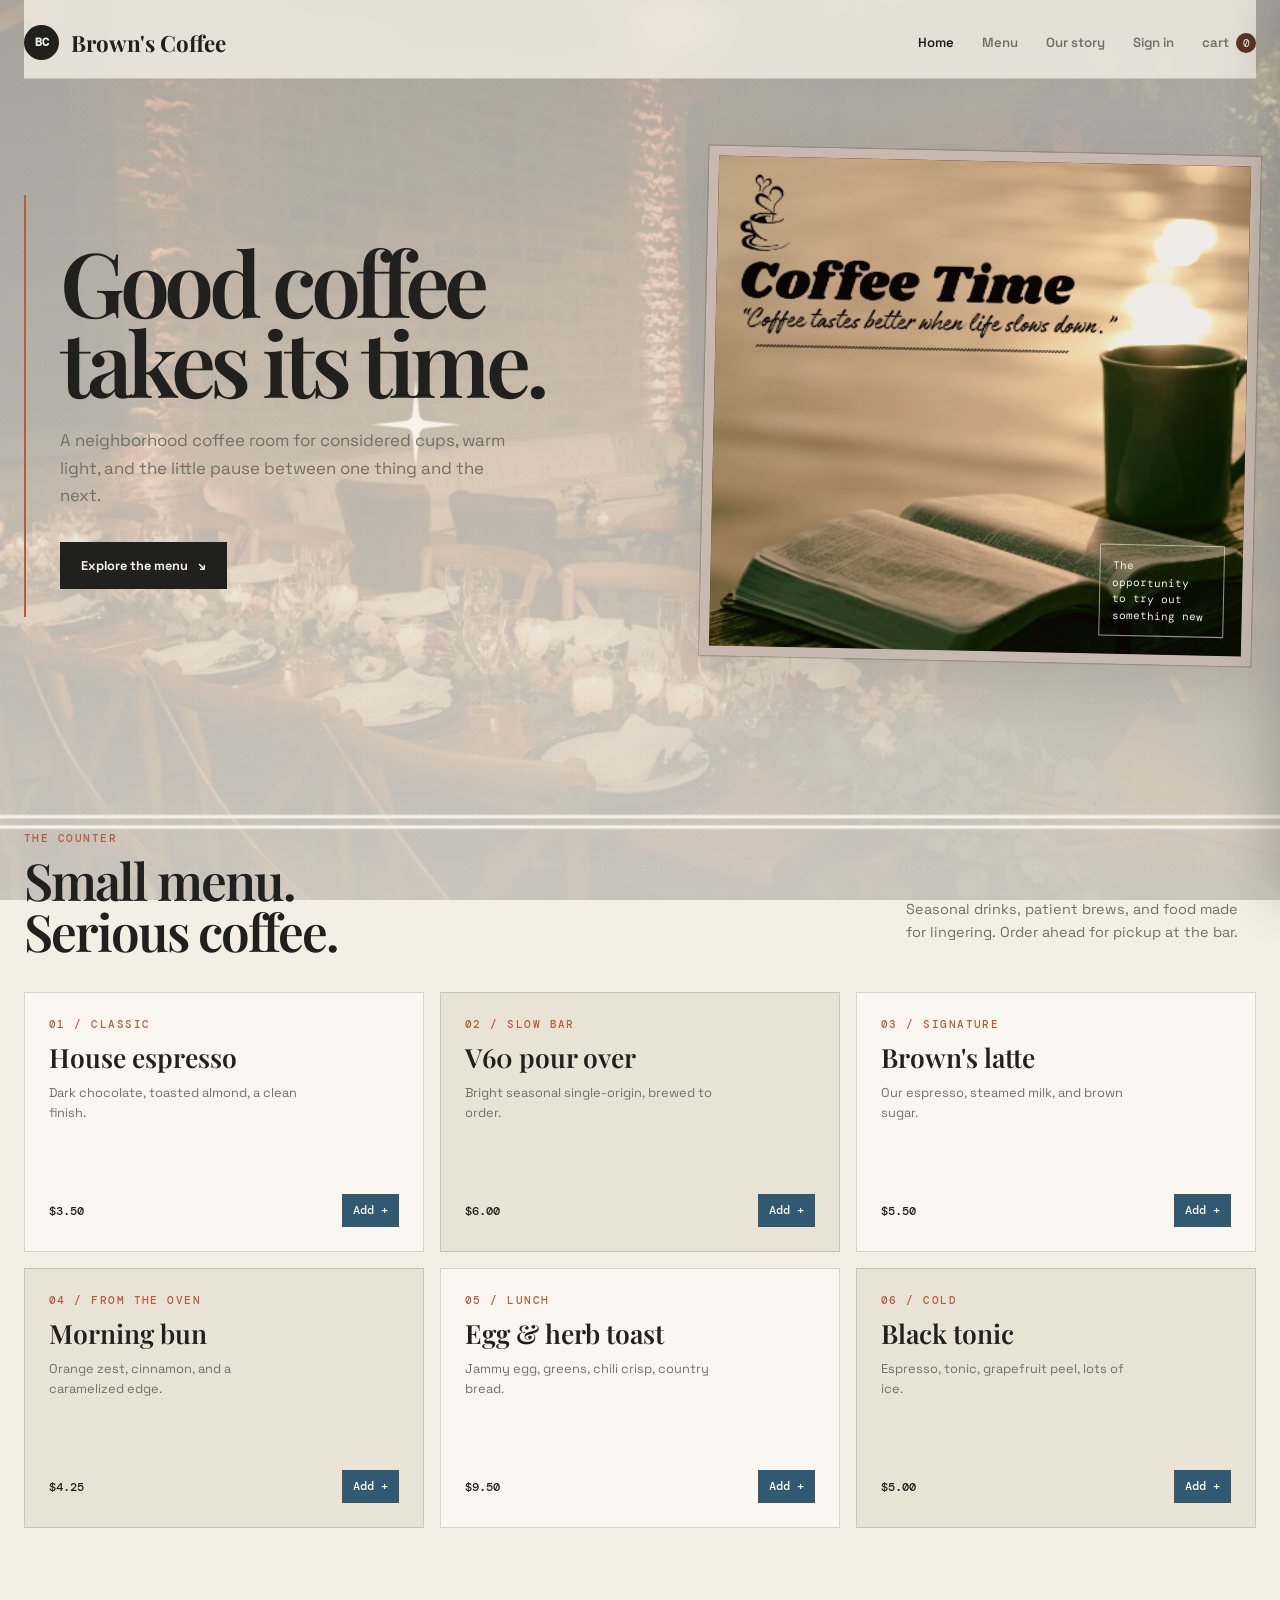
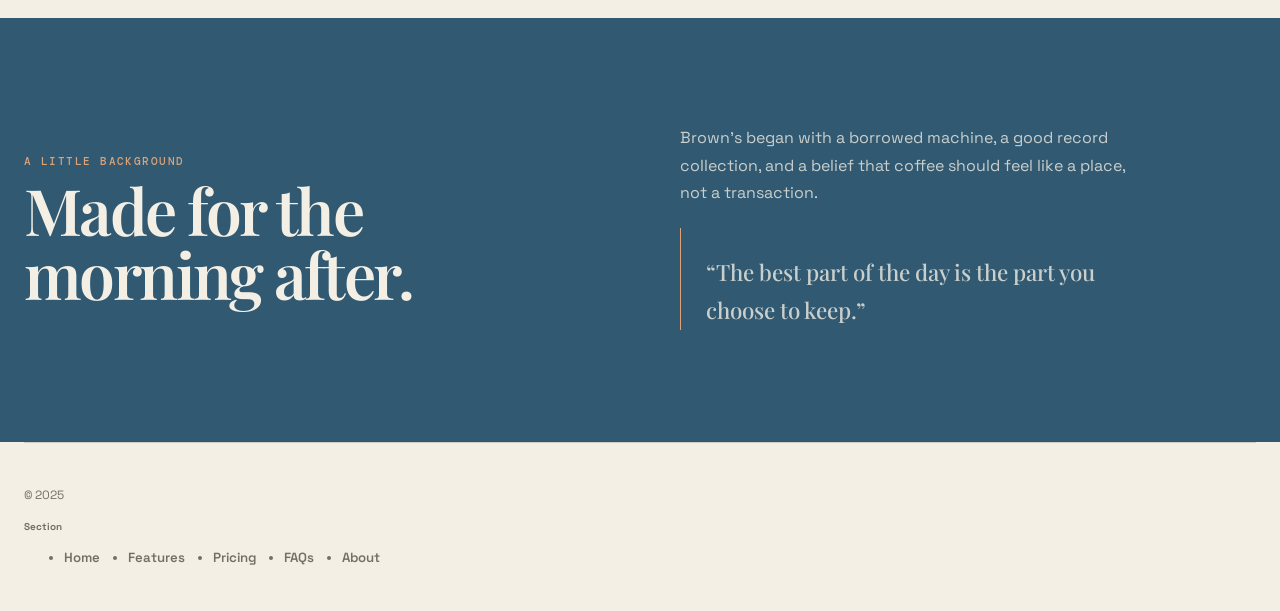
<file: index.html>
<html lang="en">
  <head>
    <meta charset="UTF-8" />
    <meta name="viewport" content="width=device-width, initial-scale=1.0" />
    <title>Brown's Coffee | Slow coffee, well made</title>
    <link rel="stylesheet" href="styles.css" />
  </head>
  <body>
    <header class="site-header">
      <a class="brand" href="index.html"
        ><span class="brand-mark">BC</span> Brown's Coffee</a
      >
      <nav class="nav">
        <a class="active" href="index.html">Home</a
        ><a href="index.html#menu">Menu</a
        ><a href="index.html#story">Our story</a><a href="login.html">Sign in</a
        ><a class="cart-link" href="#cart" data-cart-open
          >cart <span class="cart-count">0</span></a
        >
        </nav>
    </header>
    <main>
      <section class="hero">
        <div>
          <h1>Good coffee takes its time.</h1>
          <p class="hero-copy">
            A neighborhood coffee room for considered cups, warm light, and the
            little pause between one thing and the next.
          </p>
          <a class="button" href="#menu">Explore the menu <span>↘</span></a>
        </div>
        <div class="hero-art">
          <img src="JS/images/img.png" alt="Warm coffee shop interior" />
          <div class="art-note">
            The opportunity<br />to try out<br />
            something new
          </div>
        </div>
      </section>
      <section class="section" id="menu">
        <div class="section-head">
          <div>
            <span class="eyebrow">The counter</span>
            <h2>Small menu.<br />Serious coffee.</h2>
          </div>
          <p class="section-intro">
            Seasonal drinks, patient brews, and food made for lingering. Order
            ahead for pickup at the bar.
          </p>
        </div>
        <div class="menu-grid">
          <article class="menu-card" data-category="coffee">
            <div>
              <span class="eyebrow">01 / classic</span>
              <h3>House espresso</h3>
              <p>Dark chocolate, toasted almond, a clean finish.</p>
            </div>
            <div class="menu-meta">
              <span>$3.50</span
              ><button
                class="add-btn"
                data-item="House espresso"
                data-price="3.50"
              >
                Add +
              </button>
            </div>
          </article>
          <article class="menu-card" data-category="coffee">
            <div>
              <span class="eyebrow">02 / slow bar</span>
              <h3>V60 pour over</h3>
              <p>Bright seasonal single-origin, brewed to order.</p>
            </div>
            <div class="menu-meta">
              <span>$6.00</span
              ><button
                class="add-btn"
                data-item="V60 pour over"
                data-price="6.00"
              >
                Add +
              </button>
            </div>
          </article>
          <article class="menu-card" data-category="coffee">
            <div>
              <span class="eyebrow">03 / signature</span>
              <h3>Brown's latte</h3>
              <p>Our espresso, steamed milk, and brown sugar.</p>
            </div>
            <div class="menu-meta">
              <span>$5.50</span
              ><button
                class="add-btn"
                data-item="Brown's latte"
                data-price="5.50"
              >
                Add +
              </button>
            </div>
          </article>
          <article class="menu-card" data-category="food">
            <div>
              <span class="eyebrow">04 / from the oven</span>
              <h3>Morning bun</h3>
              <p>Orange zest, cinnamon, and a caramelized edge.</p>
            </div>
            <div class="menu-meta">
              <span>$4.25</span
              ><button
                class="add-btn"
                data-item="Morning bun"
                data-price="4.25"
              >
                Add +
              </button>
            </div>
          </article>
          <article class="menu-card" data-category="food">
            <div>
              <span class="eyebrow">05 / lunch</span>
              <h3>Egg &amp; herb toast</h3>
              <p>Jammy egg, greens, chili crisp, country bread.</p>
            </div>
            <div class="menu-meta">
              <span>$9.50</span
              ><button
                class="add-btn"
                data-item="Egg & herb toast"
                data-price="9.50"
              >
                Add +
              </button>
            </div>
          </article>
          <article class="menu-card" data-category="coffee">
            <div>
              <span class="eyebrow">06 / cold</span>
              <h3>Black tonic</h3>
              <p>Espresso, tonic, grapefruit peel, lots of ice.</p>
            </div>
            <div class="menu-meta">
              <span>$5.00</span
              ><button
                class="add-btn"
                data-item="Black tonic"
                data-price="5.00"
              >
                Add +
              </button>
            </div>
          </article>
        </div>
      </section>
      <section class="story-band" id="story">
        <div class="section">
          <div>
            <span class="eyebrow">A little background</span>
            <h2>Made for the morning after.</h2>
          </div>
          <div>
            <p>
              Brown's began with a borrowed machine, a good record collection,
              and a belief that coffee should feel like a place, not a
              transaction.
            </p>
            <p class="quote">
              “The best part of the day is the part you choose to keep.”
            </p>
          </div>
        </div>
      </section>
    </main>
    <footer class="footer">
      <div class="container">
        <footer
          class="row row-cols-1 row-cols-sm-2 row-cols-md-5 py-5 my-5 border-top"
        >
          <div class="col mb-3">
            <a
              href="/"
              class="d-flex align-items-center mb-3 link-body-emphasis text-decoration-none"
              aria-label="Bootstrap"
            >
            </a>
            <p class="text-body-secondary">© 2025</p>
          </div>
          <div class="col mb-3"></div>
          <div class="col mb-3">
            <h5>Section</h5>
            <ul class="nav flex-column">
              <li class="nav-item mb-2">
                <a href="#" class="nav-link p-0 text-body-secondary">Home</a>
              </li>
              <li class="nav-item mb-2">
                <a href="#" class="nav-link p-0 text-body-secondary"
                  >Features</a
                >
              </li>
              <li class="nav-item mb-2">
                <a href="#" class="nav-link p-0 text-body-secondary">Pricing</a>
              </li>
              <li class="nav-item mb-2">
                <a href="#" class="nav-link p-0 text-body-secondary">FAQs</a>
              </li>
              <li class="nav-item mb-2">
                <a href="#" class="nav-link p-0 text-body-secondary">About</a>
              </li>
            </ul>
          </div>
        </footer>
      </div>
    </footer>
    <aside class="cart-drawer" id="cart">
      <div class="drawer-head">
        <h2>Your bag</h2>
        <div class="drawer-actions">
          <button class="clear-cart" data-cart-clear type="button">
            Clear all
          </button>
          <button class="close-cart" data-cart-close aria-label="Close cart">
            ×
          </button>
        </div>
      </div>
      <div class="cart-items"></div>
      <div class="cart-total"><span>Total</span><span>$0.00</span></div>
      <button class="button" style="width: 100%" data-checkout>
        Checkout →
      </button>
    </aside>
    <div class="toast" role="status"></div>
    <script type="module" src="JS/cart.js"></script>
    <script type="module" src="JS/menu.js"></script>
  </body>
</html>
</file>
<file: styles.css>
@import url("https://fonts.googleapis.com/css2?family=DM+Mono:wght@400;500&family=Playfair+Display:wght@500;600;700&family=Space+Grotesk:wght@400;500;600;700&display=swap");

:root {
  --ink: #20201e;
  --paper: #f4efe5;
  --cream: #fbf8f1;
  --espresso: #5b3424;
  --rust: #b55e3d;
  --blue: #315a72;
  --line: rgba(32, 32, 30, 0.16);
  --muted: #746f66;
  --shadow: 0 18px 60px rgba(49, 39, 27, 0.12);
}
* {
  box-sizing: border-box;
}
html {
  scroll-behavior: smooth;
}
body {
  margin: 0;
  color: var(--ink);
  background-color: var(--paper);
  background-image:
    linear-gradient(rgba(244, 239, 229, 0.68), rgba(244, 239, 229, 0.82)),
    url("JS/images/background img.png");
  background-attachment: fixed;
  background-position: center;
  background-size: cover;
  font-family: "Space Grotesk", sans-serif;
}
body:before {
  content: "";
  position: fixed;
  inset: 0;
  pointer-events: none;
  opacity: 0.25;
  background-image: radial-gradient(
    rgba(32, 32, 30, 0.16) 0.55px,
    transparent 0.55px
  );
  background-size: 7px 7px;
  mix-blend-mode: multiply;
  z-index: -1;
}
a {
  color: inherit;
  text-decoration: none;
}
button,
input,
select {
  font: inherit;
}
button {
  cursor: pointer;
}
.site-header {
  width: min(1240px, calc(100% - 48px));
  margin: auto;
  padding: 25px 0 18px;
  display: flex;
  align-items: center;
  justify-content: space-between;
  gap: 30px;
  border-bottom: 1px solid var(--line);
  position: sticky;
  top: 0;
  z-index: 4;
  background: rgba(244, 239, 229, 0.8);
  backdrop-filter: blur(14px);
}
.brand {
  display: flex;
  align-items: center;
  gap: 12px;
  font-family: "Playfair Display", serif;
  font-size: 1.4rem;
  font-weight: 700;
}
.brand-mark {
  width: 35px;
  height: 35px;
  display: grid;
  place-items: center;
  color: var(--paper);
  background: var(--ink);
  border-radius: 50%;
  font-family: "DM Mono", monospace;
  font-size: 0.72rem;
}
.nav {
  display: flex;
  align-items: center;
  gap: 28px;
  font-size: 0.83rem;
  font-weight: 600;
}
.nav a {
  color: var(--muted);
  transition: color 0.2s;
}
.nav a:hover,
.nav a.active {
  color: var(--ink);
}
.nav-cta {
  padding: 10px 15px;
  border: 1px solid var(--ink);
  color: var(--ink) !important;
}
.cart-link {
  display: flex;
  gap: 7px;
  align-items: center;
}
.cart-count {
  min-width: 20px;
  height: 20px;
  padding: 0 5px;
  display: grid;
  place-items: center;
  color: var(--paper);
  background: var(--espresso);
  border-radius: 50%;
  font:
    11px "DM Mono",
    monospace;
}
 .eyebrow {
  color: var(--rust);
  font:
    500 0.7rem "DM Mono",
    monospace;
  letter-spacing: 0.13em;
  text-transform: uppercase;
}
.hero {
  width: min(1240px, calc(100% - 48px));
  margin: 0 auto;
  min-height: 650px;
  padding: 82px 0 90px;
  display: grid;
  grid-template-columns: 1.05fr 0.95fr;
  gap: 70px;
  align-items: center;
  position: relative;
}
.hero > div:first-child {
  padding: 28px 0 28px 34px;
  border-left: 2px solid var(--rust);
}
.hero h1 {
  max-width: 650px;
  margin: 18px 0 25px;
  font:
    600 clamp(3.6rem, 7vw, 7.5rem)/0.9 "Playfair Display",
    serif;
  letter-spacing: -0.06em;
  text-wrap: balance;
}
.hero-copy {
  max-width: 460px;
  margin-bottom: 32px;
  color: var(--muted);
  font-size: 1.05rem;
  line-height: 1.65;
}
.button {
  display: inline-flex;
  align-items: center;
  justify-content: center;
  gap: 10px;
  padding: 14px 20px;
  border: 1px solid var(--ink);
  color: var(--paper);
  background: var(--ink);
  font-size: 0.8rem;
  font-weight: 700;
  transition:
    transform 0.2s,
    background 0.2s;
}
.button:hover {
  transform: translateY(-2px);
  background: var(--espresso);
}
.button.alt {
  color: var(--ink);
  background: transparent;
}
.button.alt:hover {
  background: var(--cream);
}
.hero-art {
  position: relative;
  min-height: 470px;
  background: var(--espresso);
  overflow: hidden;
  box-shadow: var(--shadow);
  border: 10px solid rgba(251, 248, 241, 0.68);
  outline: 1px solid rgba(32, 32, 30, 0.18);
  transform: rotate(1.2deg);
}
.hero-art img {
  width: 100%;
  height: 100%;
  min-height: 470px;
  object-fit: cover;
  opacity: 0.9;
  filter: sepia(0.18) contrast(1.12) saturate(1.08);
}
.art-note {
  position: absolute;
  right: 18px;
  bottom: 18px;
  padding: 12px;
  width: 125px;
  color: var(--paper);
  border: 1px solid rgba(244, 239, 229, 0.6);
  font:
    11px/1.5 "DM Mono",
    monospace;
}
.section {
  width: min(1240px, calc(100% - 48px));
  margin: 0 auto;
  padding: 90px 0;
}
.section-head {
  display: flex;
  align-items: end;
  justify-content: space-between;
  margin-bottom: 35px;
  gap: 20px;
}
.section h2 {
  margin: 10px 0 0;
  font:
    600 clamp(2.3rem, 4vw, 4.2rem)/1 "Playfair Display",
    serif;
  letter-spacing: -0.04em;
}
.section-intro {
  max-width: 350px;
  color: var(--muted);
  line-height: 1.55;
  font-size: 0.9rem;
}
.menu-grid {
  display: grid;
  grid-template-columns: repeat(3, 1fr);
  gap: 16px;
}
.menu-card {
  position: relative;
  padding: 24px;
  min-height: 260px;
  background: rgba(251, 248, 241, 0.9);
  border: 1px solid var(--line);
  display: flex;
  flex-direction: column;
  justify-content: space-between;
  transition:
    transform 0.25s,
    box-shadow 0.25s;
}
.menu-card:hover {
  transform: translateY(-5px);
  box-shadow: var(--shadow);
}
.menu-card:nth-child(2n) {
  background: rgba(232, 226, 213, 0.92);
}
.menu-card h3 {
  margin: 8px 0;
  font:
    600 1.65rem "Playfair Display",
    serif;
}
.menu-card p {
  max-width: 250px;
  margin: 0;
  color: var(--muted);
  font-size: 0.8rem;
  line-height: 1.5;
}
.menu-meta {
  display: flex;
  justify-content: space-between;
  align-items: center;
  margin-top: 25px;
  font:
    500 0.75rem "DM Mono",
    monospace;
}
.add-btn {
  border: 0;
  background: var(--blue);
  color: var(--cream);
  padding: 9px 11px;
  font-size: 0.72rem;
}
.story-band {
  background: var(--blue);
  color: var(--paper);
}
.story-band .section {
  display: grid;
  grid-template-columns: 1fr 1fr;
  gap: 80px;
  align-items: center;
}
.story-band .eyebrow {
  color: #dca278;
}
.story-band h2 {
  font-size: clamp(2.5rem, 5vw, 5.2rem);
}
.story-band p {
  max-width: 460px;
  color: rgba(244, 239, 229, 0.78);
  line-height: 1.7;
}
.quote {
  padding: 25px 0 0 25px;
  border-left: 1px solid #dca278;
  font:
    500 1.4rem/1.35 "Playfair Display",
    serif;
}
.footer {
  width: min(1240px, calc(100% - 48px));
  margin: auto;
  padding: 32px 0;
  border-top: 1px solid var(--line);
  display: flex;
  justify-content: space-between;
  color: var(--muted);
  font-size: 0.75rem;
  background: rgba(244, 239, 229, 0.5);
}
.page-main {
  width: min(1240px, calc(100% - 48px));
  margin: auto;
  padding: 80px 0 120px;
  min-height: 75vh;
}
.page-title {
  max-width: 740px;
  margin: 13px 0 45px;
  font:
    600 clamp(3.3rem, 7vw, 7rem)/0.92 "Playfair Display",
    serif;
  letter-spacing: -0.06em;
}
.filter-bar {
  display: flex;
  gap: 10px;
  flex-wrap: wrap;
  margin-bottom: 28px;
}
.filter {
  padding: 10px 14px;
  background: transparent;
  border: 1px solid var(--line);
  color: var(--muted);
  font-size: 0.75rem;
}
.filter.active,
.filter:hover {
  background: var(--ink);
  color: var(--paper);
  border-color: var(--ink);
}
.auth-layout {
  display: grid;
  grid-template-columns: 1fr 1fr;
  min-height: 70vh;
  align-items: center;
  gap: 90px;
}
.auth-form {
  max-width: 430px;
  padding: 35px;
  background: var(--cream);
  border: 1px solid var(--line);
  box-shadow: var(--shadow);
  border-radius: 50px;
}
.auth-form h1 {
  margin: 10px 0 28px;
  font:
    600 3.2rem "Playfair Display",
    serif;
    border-radius: 50px;
}
.auth-form .button {
  width: 100%;
  border-radius: 50px;
}
.auth-form .button + .button {
  margin-top: 10px;
  border-radius: 50px;
}
.google-button {
  color: var(--ink);
  background: var(--cream);
  border-color: var(--line);
}
.google-button:hover {
  background: var(--paper);
}
.google-mark {
  width: 18px;
  height: 18px;
  display: inline-flex;
  flex: 0 0 18px;
}
.google-mark svg {
  display: block;
  width: 100%;
  height: 100%;
}
.field {
  display: grid;
  gap: 7px;
  margin: 17px 0;
  border-radius: 10%;
}
.field label {
  font:
    500 0.67rem "DM Mono",
    monospace;
  text-transform: uppercase;
  color: var(--muted);
  border-radius: 20%;
}
.field input,
.field select {
  width: 100%;
  padding: 13px;
  border: 1px solid var(--line);
  background: var(--paper);
  color: var(--ink);
  outline: none;
  border-radius: 10%;
}
.field input:focus {
  border-color: var(--blue);
}
.form-status {
  min-height: 20px;
  margin: 15px 0 0;
  color: var(--rust);
  font-size: 0.8rem;
}
.auth-aside h2 {
  max-width: 500px;
  font:
    600 4rem/1 "Playfair Display",
    serif;
  letter-spacing: -0.05em;
}
.auth-aside p {
  max-width: 380px;
  color: var(--muted);
  line-height: 1.6;
}
.admin-table {
  width: 100%;
  border-collapse: collapse;
  background: var(--cream);
  border: 1px solid var(--line);
  font-size: 0.8rem;
}
.admin-table th,
.admin-table td {
  padding: 16px;
  border-bottom: 1px solid var(--line);
  text-align: left;
}
.admin-table th {
  color: var(--muted);
  font:
    500 0.65rem "DM Mono",
    monospace;
  text-transform: uppercase;
}
.status {
  color: var(--blue);
  font-weight: 700;
}
.cart-drawer {
  position: fixed;
  right: 0;
  top: 0;
  bottom: 0;
  z-index: 5;
  width: min(420px, 100%);
  padding: 30px;
  background: var(--cream);
  box-shadow: -10px 0 50px rgba(0, 0, 0, 0.18);
  transform: translateX(100%);
  transition: transform 0.3s;
}
.cart-drawer.open {
  transform: translateX(0);
}
.drawer-head {
  display: flex;
  justify-content: space-between;
  align-items: center;
  padding-bottom: 20px;
  border-bottom: 1px solid var(--line);
}
.drawer-actions {
  display: flex;
  align-items: center;
  gap: 16px;
}
.clear-cart {
  padding: 0;
  border: 0;
  color: var(--rust);
  background: transparent;
  font-size: 0.72rem;
  font-weight: 600;
}
.clear-cart:hover {
  color: var(--espresso);
  text-decoration: underline;
}
.clear-cart:disabled {
  cursor: not-allowed;
  opacity: 0.45;
}
.drawer-head h2 {
  margin: 0;
  font:
    600 2rem "Playfair Display",
    serif;
}
.close-cart {
  border: 0;
  background: none;
  font-size: 1.4rem;
}
.cart-items {
  margin: 20px 0;
}
.cart-item {
  display: flex;
  justify-content: space-between;
  gap: 12px;
  padding: 14px 0;
  border-bottom: 1px solid var(--line);
  font-size: 0.85rem;
}
.cart-item small {
  display: block;
  margin-top: 5px;
  color: var(--muted);
}
.cart-total {
  display: flex;
  justify-content: space-between;
  margin: 30px 0;
  font:
    600 1.2rem "Playfair Display",
    serif;
}
.toast {
  position: fixed;
  left: 50%;
  bottom: 24px;
  z-index: 10;
  padding: 13px 18px;
  color: var(--paper);
  background: var(--ink);
  transform: translate(-50%, 20px);
  opacity: 0;
  pointer-events: none;
  transition: 0.25s;
  font-size: 0.8rem;
}
.toast.show {
  opacity: 1;
  transform: translate(-50%, 0);
}

/* Login page */
.auth-page .page-main {
  max-width: 1180px;
  padding-top: 52px;
}
.auth-page .auth-layout {
  grid-template-columns: minmax(0, 1.15fr) minmax(360px, 0.85fr);
  min-height: 72vh;
  gap: clamp(50px, 8vw, 125px);
}
.auth-page .auth-aside {
  display: grid;
  gap: 28px;
  align-content: center;
}
.auth-visual {
  position: relative;
  min-height: 330px;
  overflow: hidden;
  border: 9px solid rgba(251, 248, 241, 0.7);
  outline: 1px solid rgba(32, 32, 30, 0.18);
  box-shadow: var(--shadow);
  transform: rotate(-1.5deg);
}
.auth-visual::after {
  content: "";
  position: absolute;
  inset: 0;
  background: linear-gradient(180deg, rgba(32, 32, 30, 0.04), rgba(32, 32, 30, 0.62));
}
.auth-visual img {
  display: block;
  width: 100%;
  height: 100%;
  min-height: 330px;
  object-fit: cover;
  filter: sepia(0.15) contrast(1.08) saturate(1.08);
}
.auth-visual-label {
  position: absolute;
  left: 20px;
  bottom: 18px;
  z-index: 1;
  color: var(--paper);
  font: 500 0.7rem "DM Mono", monospace;
  letter-spacing: 0.1em;
  text-transform: uppercase;
}
.auth-aside-copy {
  padding-left: 26px;
  border-left: 2px solid var(--rust);
}
.auth-page .auth-aside h1 {
  max-width: 560px;
  margin: 10px 0 14px;
  font: 600 clamp(2.9rem, 5vw, 5.5rem)/0.94 "Playfair Display", serif;
  letter-spacing: -0.05em;
}
.auth-page .auth-form {
  width: 100%;
  max-width: 430px;
  padding: 42px;
  background: rgba(251, 248, 241, 0.94);
  border: 1px solid rgba(32, 32, 30, 0.2);
  border-radius: 0;
  box-shadow: 0 25px 80px rgba(49, 39, 27, 0.18);
}
.auth-page .auth-form h1 {
  margin: 10px 0 30px;
  border-radius: 0;
}
.auth-page .auth-form .button,
.auth-page .auth-form .button + .button {
  border-radius: 0;
}
.auth-page .field {
  border-radius: 0;
}
.auth-page .field label {
  border-radius: 0;
}
.auth-page .field input {
  border-radius: 0;
  background: rgba(244, 239, 229, 0.72);
}
.auth-page .google-mark {
  width: 17px;
  height: 17px;
  display: inline-flex;
}
@media (max-width: 760px) {
  .site-header,
  .footer {
    width: calc(100% - 30px);
  }
  .site-header {
    align-items: flex-start;
    flex-wrap: wrap;
  }
  .nav {
    width: 100%;
    gap: 16px;
    justify-content: space-between;
  }
  .hero,
  .section,
  .page-main {
    width: calc(100% - 30px);
  }
  .hero {
    grid-template-columns: 1fr;
    padding: 58px 0;
    gap: 40px;
  }
  .hero h1 {
    font-size: 4.2rem;
  }
  .hero > div:first-child {
    padding: 12px 0 12px 20px;
  }
  .hero-art {
    min-height: 330px;
    transform: none;
  }
  .hero-art img {
    min-height: 330px;
  }
  .menu-grid,
  .auth-layout,
  .story-band .section {
    grid-template-columns: 1fr;
    gap: 35px;
  }
  .section {
    padding: 65px 0;
  }
  .section-head {
    display: block;
  }
  .section-intro {
    margin-top: 18px;
  }
  .auth-form {
    padding: 25px;
  }
  .auth-aside h2 {
    font-size: 3.3rem;
  }
  .footer {
    gap: 15px;
    flex-direction: column;
  }
  .auth-page .page-main {
    padding-top: 30px;
  }
  .auth-page .auth-layout {
    gap: 42px;
  }
  .auth-page .auth-aside {
    gap: 22px;
  }
  .auth-visual {
    min-height: 235px;
    transform: none;
  }
  .auth-visual img {
    min-height: 235px;
  }
  .auth-page .auth-form {
    max-width: none;
    padding: 28px 22px;
  }
}
</file>
